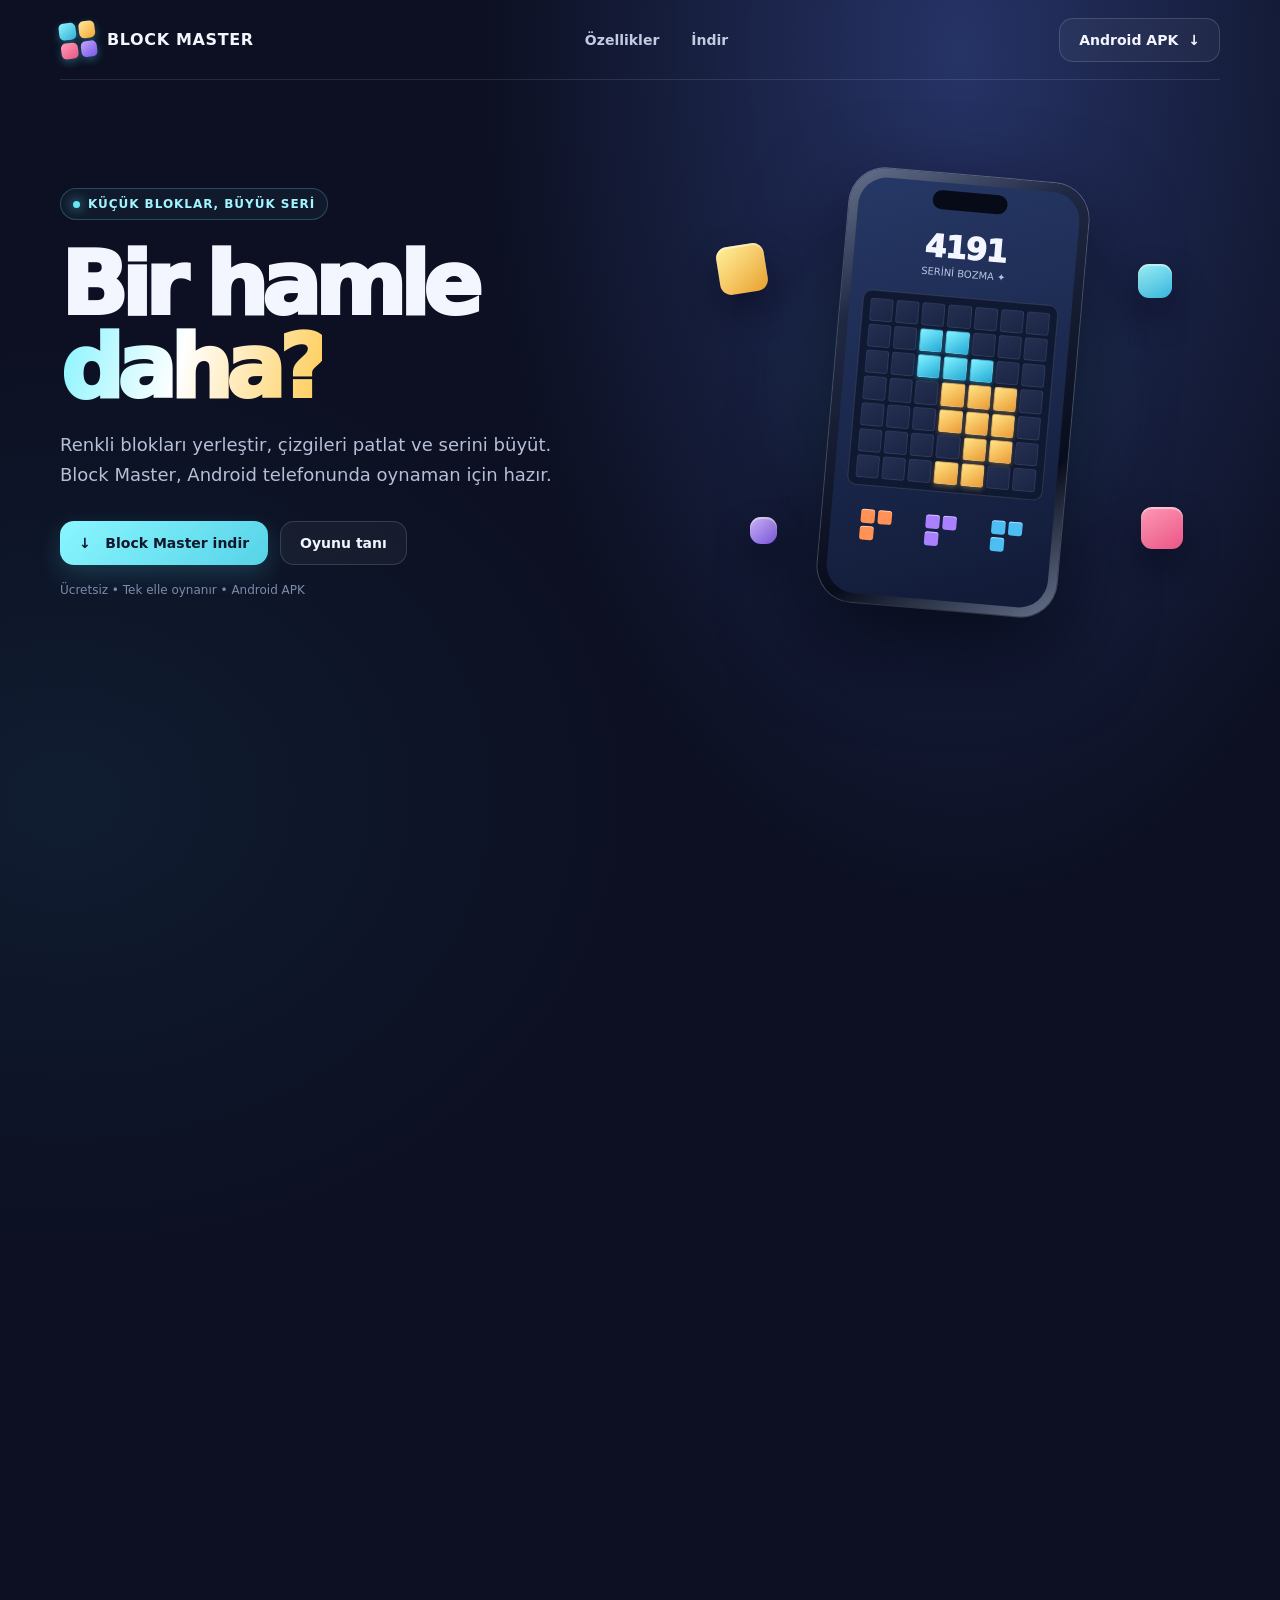
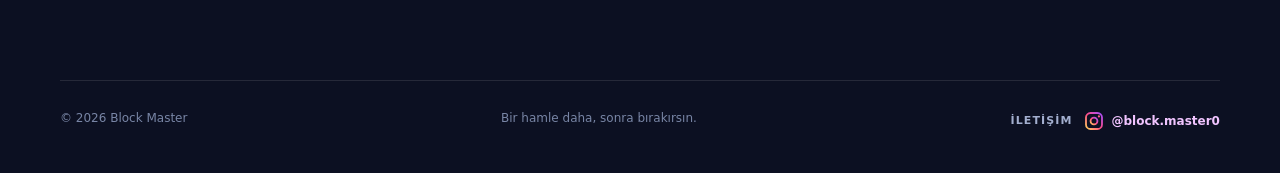
<file: index.html>
<!doctype html>

<html lang="tr">
<head>
  <meta charset="utf-8">
  <meta name="viewport" content="width=device-width, initial-scale=1, viewport-fit=cover">
  <meta name="theme-color" content="#0c1022">
  <meta name="description" content="Block Master — rengârenk blokları yerleştir, çizgileri patlat, serini büyüt. Android için indir.">
  <meta name="referrer" content="strict-origin-when-cross-origin">
  <meta http-equiv="Content-Security-Policy" content="default-src 'self'; script-src 'self'; style-src 'self'; img-src 'self'; font-src 'self'; connect-src 'self'; media-src 'self'; object-src 'none'; base-uri 'none'; frame-src 'none'; form-action 'self'; upgrade-insecure-requests">
  <meta property="og:type" content="website">
  <meta property="og:site_name" content="Block Master">
  <meta property="og:title" content="Block Master — Bir hamle daha?">
  <meta property="og:description" content="Renkli blokları yerleştir, çizgileri patlat ve serini büyüt. Android için indir.">
  <meta property="og:image" content="social-preview.png">
  <meta name="twitter:card" content="summary_large_image">
  <link rel="icon" type="image/png" sizes="192x192" href="icons/icon-192.png">
  <link rel="stylesheet" href="style.css?v=2">
  <title>Block Master — Bir hamle daha?</title>
  <script src="site.js" defer></script>
</head>
<body>
  <header class="wrap nav">
    <a class="brand" href="#top" aria-label="Block Master ana sayfa">
      <span class="brand-mark" aria-hidden="true"><i></i><i></i><i></i><i></i></span>
      <span>BLOCK MASTER</span>
    </a>
    <nav class="navlinks" aria-label="Ana menü">
      <a href="#ozellikler">Özellikler</a>
      <a href="#indir">İndir</a>
    </nav>
    <a class="nav-cta" href="#indir">Android APK <span aria-hidden="true">↓</span></a>
  </header>

  <main id="top">
    <section class="wrap hero">
      <div class="hero-copy">
        <span class="eyebrow"><b aria-hidden="true"></b> Küçük bloklar, büyük seri</span>
        <h1>Bir hamle<br><span class="gradient-text">daha?</span></h1>
        <p>Renkli blokları yerleştir, çizgileri patlat ve serini büyüt. Block Master, Android telefonunda oynaman için hazır.</p>
        <div class="actions">
          <a class="button primary" href="https://github.com/omixneo48-hub/aegaming/releases/latest/download/BlockMaster.apk" download>↓ &nbsp; Block Master indir</a>
          <a class="button secondary" href="#ozellikler">Oyunu tanı</a>           
        </div>
        <div class="fineprint">Ücretsiz • Tek elle oynanır • Android APK</div>
      </div>
      <div class="showcase" role="img" aria-label="Block Master oyun ekranının dekoratif önizlemesi">
        <div class="halo"></div>
        <span class="float-block a"></span><span class="float-block b"></span>
        <span class="float-block c"></span><span class="float-block d"></span>
        <div class="phone"><div class="phone-inner">
          <div class="phone-top"></div><div class="mini-score">4191</div>
          <div class="mini-label">SERİNİ BOZMA ✦</div>
          <div class="mini-grid" id="miniGrid" aria-hidden="true"></div>
          <div class="mini-tray" aria-hidden="true">
            <span class="mini-piece"><i></i><i></i><i></i></span>
            <span class="mini-piece"><i></i><i></i><i></i></span>
            <span class="mini-piece"><i></i><i></i><i></i></span>
          </div>
        </div></div>
      </div>
    </section>

    <section class="section wrap reveal" id="ozellikler">
      <div class="section-head">
        <div class="kicker">OYUNUN RİTMİ</div>
        <h2>Bir çizgi daha. Bir seri daha.</h2>
        <p>Block Master telefonunda çalışan bir bulmaca oyunudur. Oyun bu web sayfasında çalıştırılmaz.</p>
      </div>
      <div class="features">
        <article class="feature"><div class="feature-icon" aria-hidden="true">🧩</div><div><h3>Akıcı blok bulmacası</h3><p>Blokları boşluklara sürükle, satır ve sütunları tamamla. Basit kontroller, her ekranda rahat hizalama.</p></div></article>
        <article class="feature"><div class="feature-icon" aria-hidden="true">✨</div><div><h3>Serini yakala</h3><p>Arka arkaya patlat; NICE, AMAZING ve PERFECT sesleriyle combo anını hisset.</p></div></article>
        <article class="feature"><div class="feature-icon" aria-hidden="true">🎨</div><div><h3>Rengini seç</h3><p>Parlak bloklar, yumuşak ışıklar ve ayarlanabilir grafik kalitesiyle kendi oyun ritmini bul.</p></div></article>
      </div>
    </section>

    <section class="section wrap reveal" id="indir">
      <div class="download-band">
        <div><h2>Bloklar cebinde olsun.</h2><p>Android APK’yı indir, telefonuna kur ve serine kaldığın yerden devam et.</p></div>
        <a class="button primary" href="https://github.com/omixneo48-hub/aegaming/releases/latest/download/BlockMaster.apk" download>Block Master APK indir &nbsp; ↓</a>
      </div>
    </section>
  </main>

  <footer class="wrap"><span>© 2026 Block Master</span><span>Bir hamle daha, sonra bırakırsın.</span><div class="contact"><span class="contact-label">İletişim</span><a class="instagram-footer" href="https://www.instagram.com/block.master0/" target="_blank" rel="noopener noreferrer" aria-label="Instagram’da @block.master0 hesabına ulaş"><svg viewBox="0 0 24 24" aria-hidden="true" focusable="false"><defs><linearGradient id="instagram-gradient" x1="0" y1="1" x2="1" y2="0"><stop offset="0" stop-color="#ffd35a"/><stop offset=".48" stop-color="#ff4d86"/><stop offset="1" stop-color="#a34dff"/></linearGradient></defs><rect x="2.4" y="2.4" width="19.2" height="19.2" rx="5.5" fill="none" stroke="url(#instagram-gradient)" stroke-width="2.2"/><circle cx="12" cy="12" r="4.1" fill="none" stroke="url(#instagram-gradient)" stroke-width="2.2"/><circle cx="17.9" cy="6.5" r="1.35" fill="#ff5b89"/></svg><span>@block.master0</span></a></div></footer>
</body>
</html>
</file>
<file: style.css>
:root{--bg:#0c1022;--bg2:#131a35;--panel:#182143;--text:#f4f6ff;--muted:#a3afcf;--cyan:#66e8f5;--gold:#ffd166;--pink:#ff729f;--purple:#a77bff;--line:#ffffff1b;--max:1160px}
*{box-sizing:border-box}html{scroll-behavior:smooth}body{margin:0;background:radial-gradient(ellipse at 75% 3%,#263366 0,transparent 35%),radial-gradient(ellipse at 5% 45%,#18354d55 0,transparent 33%),var(--bg);color:var(--text);font-family:Inter,ui-sans-serif,system-ui,-apple-system,"Segoe UI",sans-serif;overflow-x:hidden}a{color:inherit;text-decoration:none}.wrap{width:min(var(--max),calc(100% - 40px));margin:auto}.nav{height:80px;display:flex;align-items:center;justify-content:space-between;border-bottom:1px solid var(--line)}.brand{display:flex;align-items:center;gap:11px;font-weight:900;letter-spacing:.04em}.brand-mark{width:36px;height:36px;position:relative;display:grid;grid-template-columns:repeat(2,1fr);gap:3px;transform:rotate(-7deg)}.brand-mark i{border-radius:5px;background:linear-gradient(145deg,#8af6ff,#36acd6);box-shadow:0 3px 9px #54dcfa55}.brand-mark i:nth-child(2){background:linear-gradient(145deg,#ffe99c,#f6a832)}.brand-mark i:nth-child(3){background:linear-gradient(145deg,#ff9cbc,#ed547d)}.brand-mark i:nth-child(4){background:linear-gradient(145deg,#c4a5ff,#7756e5)}.navlinks{display:flex;gap:32px;color:#c2cbe2;font-size:14px;font-weight:700}.navlinks a:hover{color:white}.nav-cta,.button{display:inline-flex;align-items:center;justify-content:center;gap:10px;border:1px solid #ffffff24;border-radius:14px;padding:13px 19px;font-weight:850;font-size:14px;transition:transform .2s,filter .2s}.nav-cta{background:#ffffff0b}.button:hover,.nav-cta:hover{transform:translateY(-2px);filter:brightness(1.08)}.button.primary{color:#11182c;background:linear-gradient(135deg,#8af6ff,#56d3e7);box-shadow:0 9px 24px #4bcde633;border:0}.button.secondary{background:#ffffff0b}.hero{position:relative;display:grid;grid-template-columns:1.05fr .95fr;align-items:center;gap:35px;min-height:650px;padding:70px 0 95px}.eyebrow{display:inline-flex;align-items:center;gap:8px;padding:8px 12px;border:1px solid #67e8f540;border-radius:99px;background:#67e8f50c;color:#a2f5ff;font-size:12px;font-weight:850;letter-spacing:.08em;text-transform:uppercase}.eyebrow b{width:7px;height:7px;border-radius:50%;background:var(--cyan);box-shadow:0 0 12px var(--cyan)}h1{font-size:clamp(52px,7vw,88px);letter-spacing:-.075em;line-height:.94;margin:24px 0 20px;font-weight:1000}.gradient-text{background:linear-gradient(105deg,#91f5ff 5%,#ffffff 46%,#ffd166 94%);color:transparent;background-clip:text;-webkit-background-clip:text}.hero p{max-width:520px;font-size:18px;line-height:1.7;color:#b5bfd8;margin:0 0 30px}.actions{display:flex;gap:12px;flex-wrap:wrap}.fineprint{margin-top:18px;font-size:12px;color:#7e8aab}.showcase{height:460px;display:grid;place-items:center;position:relative}.halo{position:absolute;width:min(88%,430px);aspect-ratio:1;border-radius:50%;background:radial-gradient(circle,#54cbe52a,transparent 67%);filter:blur(6px)}.phone{position:relative;width:240px;height:435px;border-radius:36px;padding:9px;background:linear-gradient(145deg,#65718c,#202943 26%,#080d1c 73%,#65718c);box-shadow:0 35px 90px #02040cb0,0 0 0 1px #ffffff55;transform:rotate(5deg);animation:float 5.5s ease-in-out infinite}.phone-inner{width:100%;height:100%;overflow:hidden;border-radius:29px;background:linear-gradient(160deg,#263866,#111a36);padding:16px 13px}.phone-top{height:19px;width:75px;border-radius:12px;background:#070b18;margin:-8px auto 19px}.mini-score{text-align:center;font-size:31px;font-weight:1000;letter-spacing:-.04em}.mini-label{text-align:center;color:#b8c3e0;font-size:10px;margin:2px 0 18px}.mini-grid{display:grid;grid-template-columns:repeat(7,1fr);gap:3px;padding:7px;background:#101932;border:1px solid #ffffff20;border-radius:9px}.mini-grid i{aspect-ratio:1;border-radius:3px;background:linear-gradient(145deg,#252f51,#1a2544);border:1px solid #53648a44}.mini-grid i:nth-child(10),.mini-grid i:nth-child(11),.mini-grid i:nth-child(17),.mini-grid i:nth-child(18){background:linear-gradient(145deg,#82f3ff,#24a9d6);box-shadow:0 2px 5px #3cd5ef55}.mini-grid i:nth-child(25),.mini-grid i:nth-child(26),.mini-grid i:nth-child(32),.mini-grid i:nth-child(33){background:linear-gradient(145deg,#ffe486,#ec9b35);box-shadow:0 2px 5px #f7b33a55}.mini-tray{display:flex;justify-content:space-around;margin-top:23px}.mini-piece{display:grid;grid-template-columns:repeat(2,14px);gap:3px}.mini-piece i{width:14px;height:14px;border-radius:3px;background:#ff9254;box-shadow:inset 0 1px #ffffff8a}.mini-piece:nth-child(2) i{background:#a980ff}.mini-piece:nth-child(3) i{background:#4cbef4}.float-block{position:absolute;border-radius:11px;box-shadow:0 16px 34px #02071577,inset 0 2px 1px #ffffff7c;animation:float 4s ease-in-out infinite}.float-block.a{width:48px;height:48px;left:6%;top:18%;background:linear-gradient(145deg,#fff09c,#eea532);transform:rotate(-9deg)}.float-block.b{width:34px;height:34px;right:9%;top:22%;background:linear-gradient(145deg,#a2fbff,#37b5df);animation-delay:-1.4s}.float-block.c{width:42px;height:42px;right:7%;bottom:16%;background:linear-gradient(145deg,#ff9db9,#eb5485);animation-delay:-.8s}.float-block.d{width:27px;height:27px;left:12%;bottom:17%;background:linear-gradient(145deg,#d3baff,#8760ed);animation-delay:-2s}@keyframes float{0%,100%{translate:0 0}50%{translate:0 -12px}}.section{padding:84px 0}.section-head{text-align:center;max-width:650px;margin:0 auto 42px}.kicker{color:var(--cyan);font-weight:900;font-size:12px;letter-spacing:.16em;text-transform:uppercase}.section h2{font-size:clamp(32px,4.5vw,52px);letter-spacing:-.055em;margin:12px 0}.section-head p{color:var(--muted);line-height:1.7;margin:0}.features{display:grid;grid-template-columns:repeat(3,1fr);gap:16px}.feature{padding:25px;border:1px solid var(--line);border-radius:22px;background:linear-gradient(145deg,#ffffff0d,#ffffff04);box-shadow:inset 0 1px #ffffff0c}.feature-icon{width:45px;height:45px;border-radius:14px;display:grid;place-items:center;font-size:23px;background:#66e8f51b;margin-bottom:18px}.feature:nth-child(2) .feature-icon{background:#ffd1661b}.feature:nth-child(3) .feature-icon{background:#a77bff1b}.feature h3{margin:0 0 9px;font-size:18px}.feature p{color:var(--muted);font-size:14px;line-height:1.65;margin:0}.download-band{padding:36px;border-radius:28px;border:1px solid #ffffff21;background:radial-gradient(ellipse at 90% 10%,#37c9db24,transparent 45%),linear-gradient(135deg,#1b2850,#171d37);display:flex;justify-content:space-between;align-items:center;gap:20px}.download-band h2{font-size:clamp(26px,4vw,38px);margin:0 0 8px;letter-spacing:-.04em}.download-band p{margin:0;color:var(--muted)}footer{padding:30px 0 42px;color:#7885a5;font-size:12px;display:flex;justify-content:space-between;gap:12px;border-top:1px solid var(--line)}.reveal{opacity:0;transform:translateY(16px);transition:opacity .65s,transform .65s}.reveal.visible{opacity:1;transform:translateY(0)}
@media(max-width:820px){.hero{grid-template-columns:1fr;gap:0;min-height:auto;padding:65px 0 40px}.hero-copy{text-align:center}.hero p{margin-left:auto;margin-right:auto}.actions{justify-content:center}.showcase{height:420px;margin-top:18px}.phone{transform:scale(.9) rotate(4deg)}.features{grid-template-columns:1fr}.feature{display:flex;gap:16px;align-items:flex-start}.feature-icon{flex:0 0 45px;margin:0}.download-band{display:block;text-align:center;padding:28px 22px}.download-band .button{margin-top:20px}.navlinks{display:none}.nav-cta{padding:11px 14px}.section{padding:65px 0}}
@media(max-width:420px){.wrap{width:calc(100% - 28px)}.nav{height:68px}.hero{padding-top:52px}h1{font-size:55px}.hero p{font-size:16px}.showcase{height:380px}.phone{transform:scale(.82) rotate(4deg)}.section{padding:54px 0}}
@media(prefers-reduced-motion:reduce){*,*::before,*::after{scroll-behavior:auto!important;animation-duration:.01ms!important;transition-duration:.01ms!important}}
.mini-grid i.filled-cyan{background:linear-gradient(145deg,#82f3ff,#24a9d6);box-shadow:0 2px 5px #3cd5ef55}.mini-grid i.filled-gold{background:linear-gradient(145deg,#ffe486,#ec9b35);box-shadow:0 2px 5px #f7b33a55}


.contact{display:flex;align-items:center;gap:12px}.contact-label{color:var(--muted);font-size:11px;font-weight:850;letter-spacing:.1em;text-transform:uppercase}.instagram-footer{display:inline-flex;align-items:center;gap:7px;color:#f1c4ff;font-weight:850}.instagram-footer svg{width:20px;height:20px;flex:none}.instagram-footer:hover{filter:brightness(1.2)}footer{flex-wrap:wrap}@media(max-width:560px){footer{flex-direction:column;align-items:flex-start;gap:14px}}
</file>
